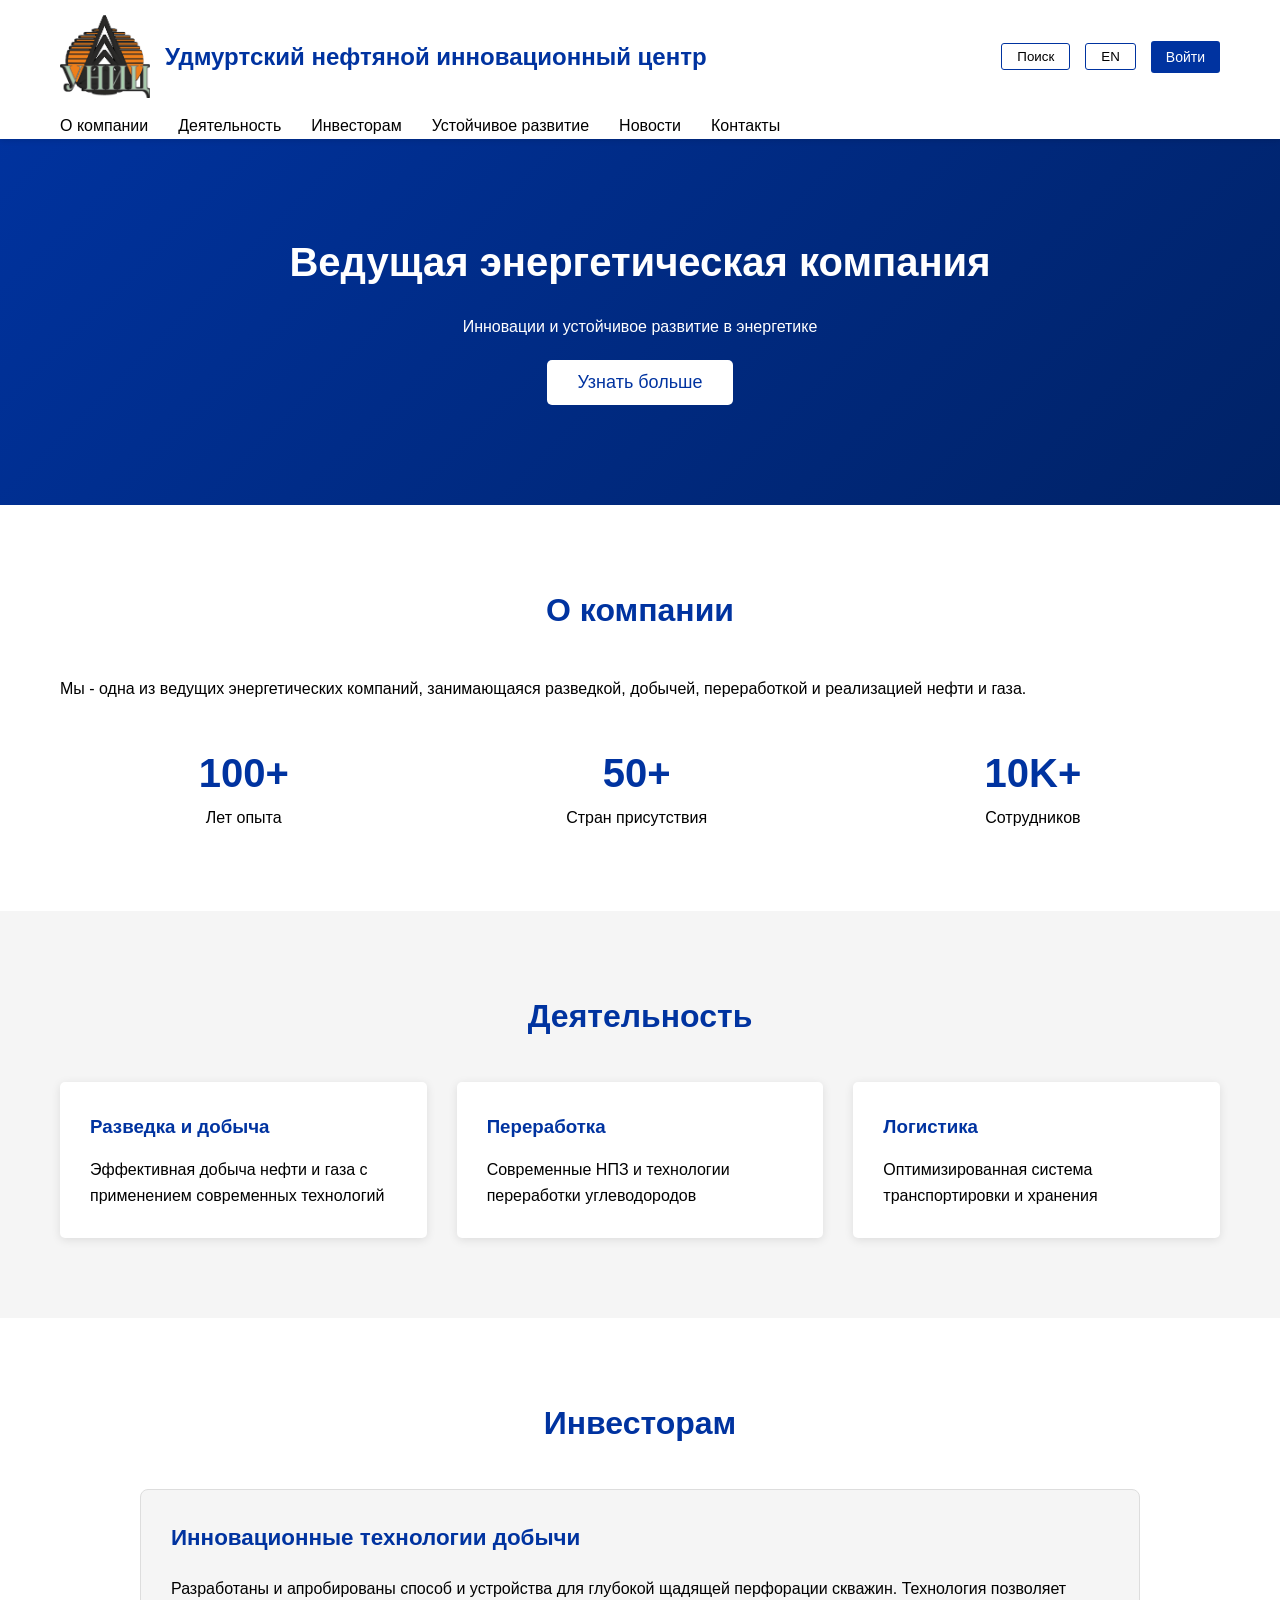
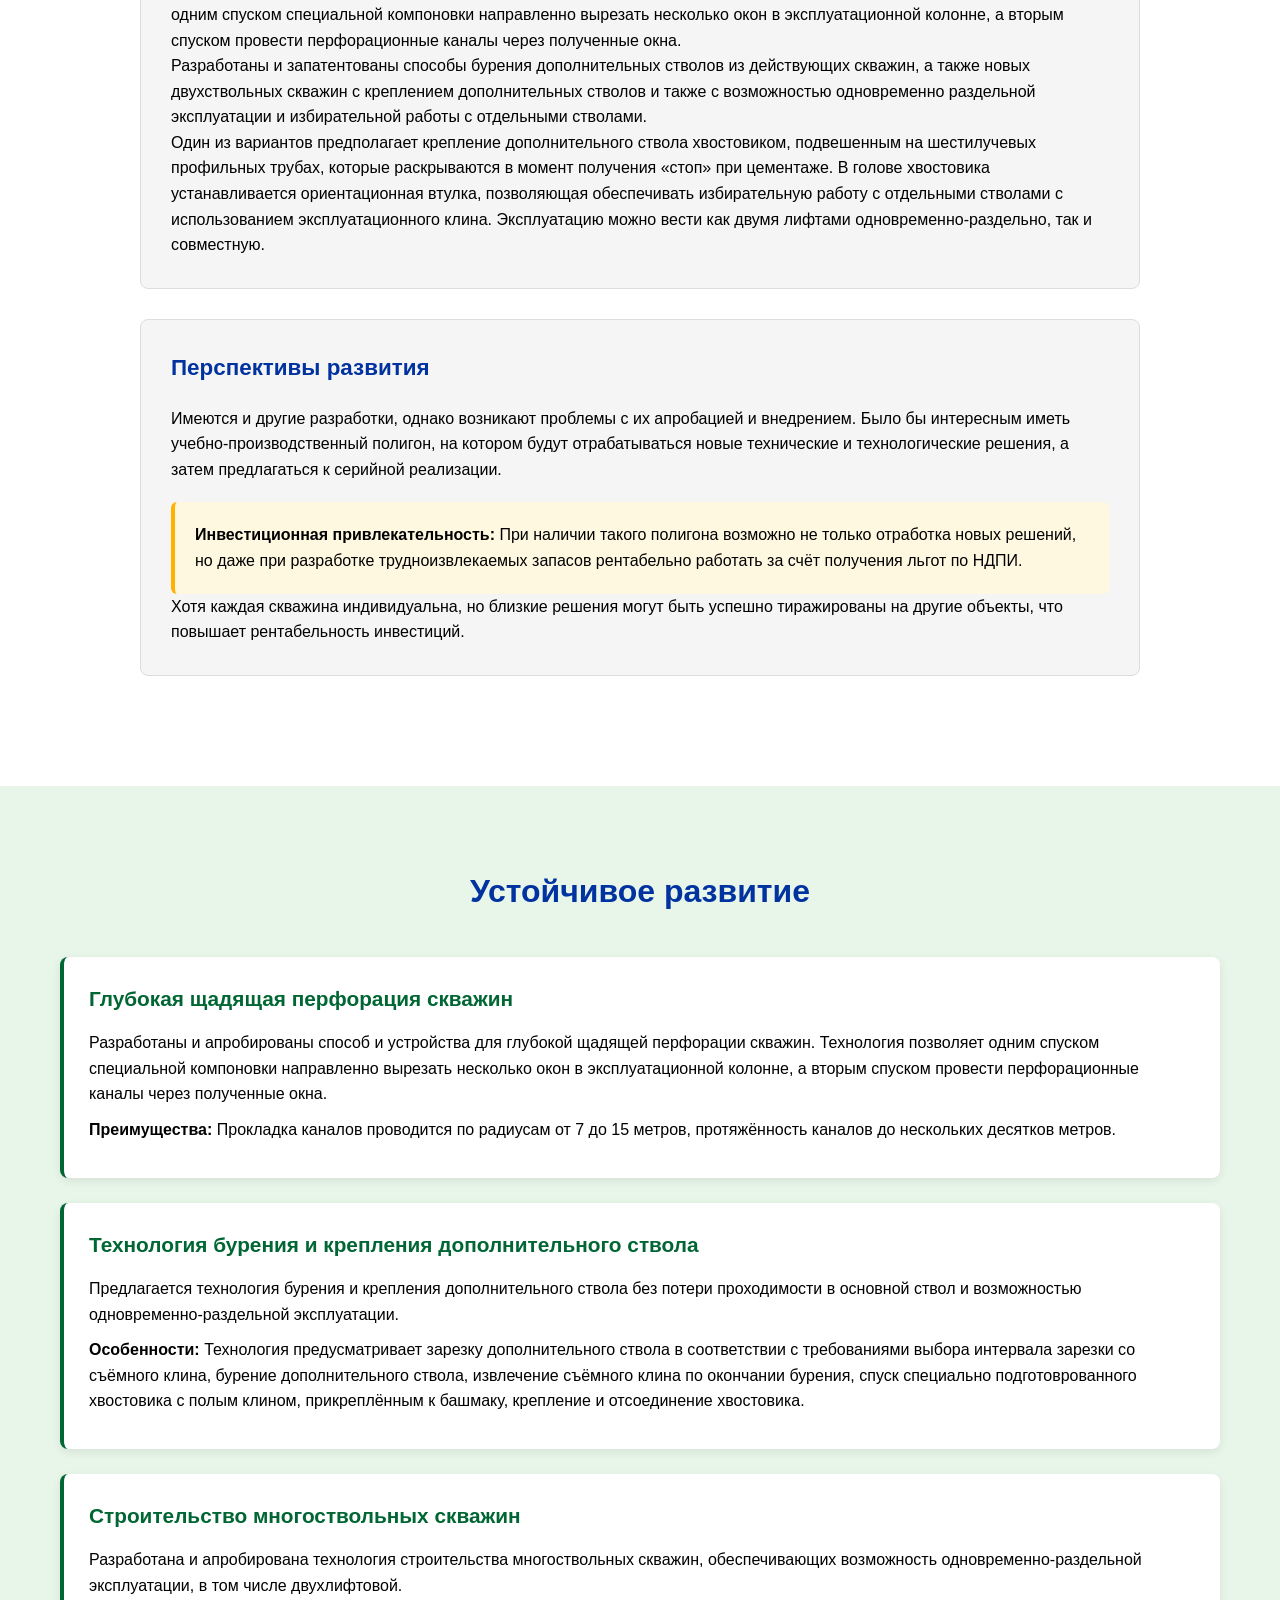
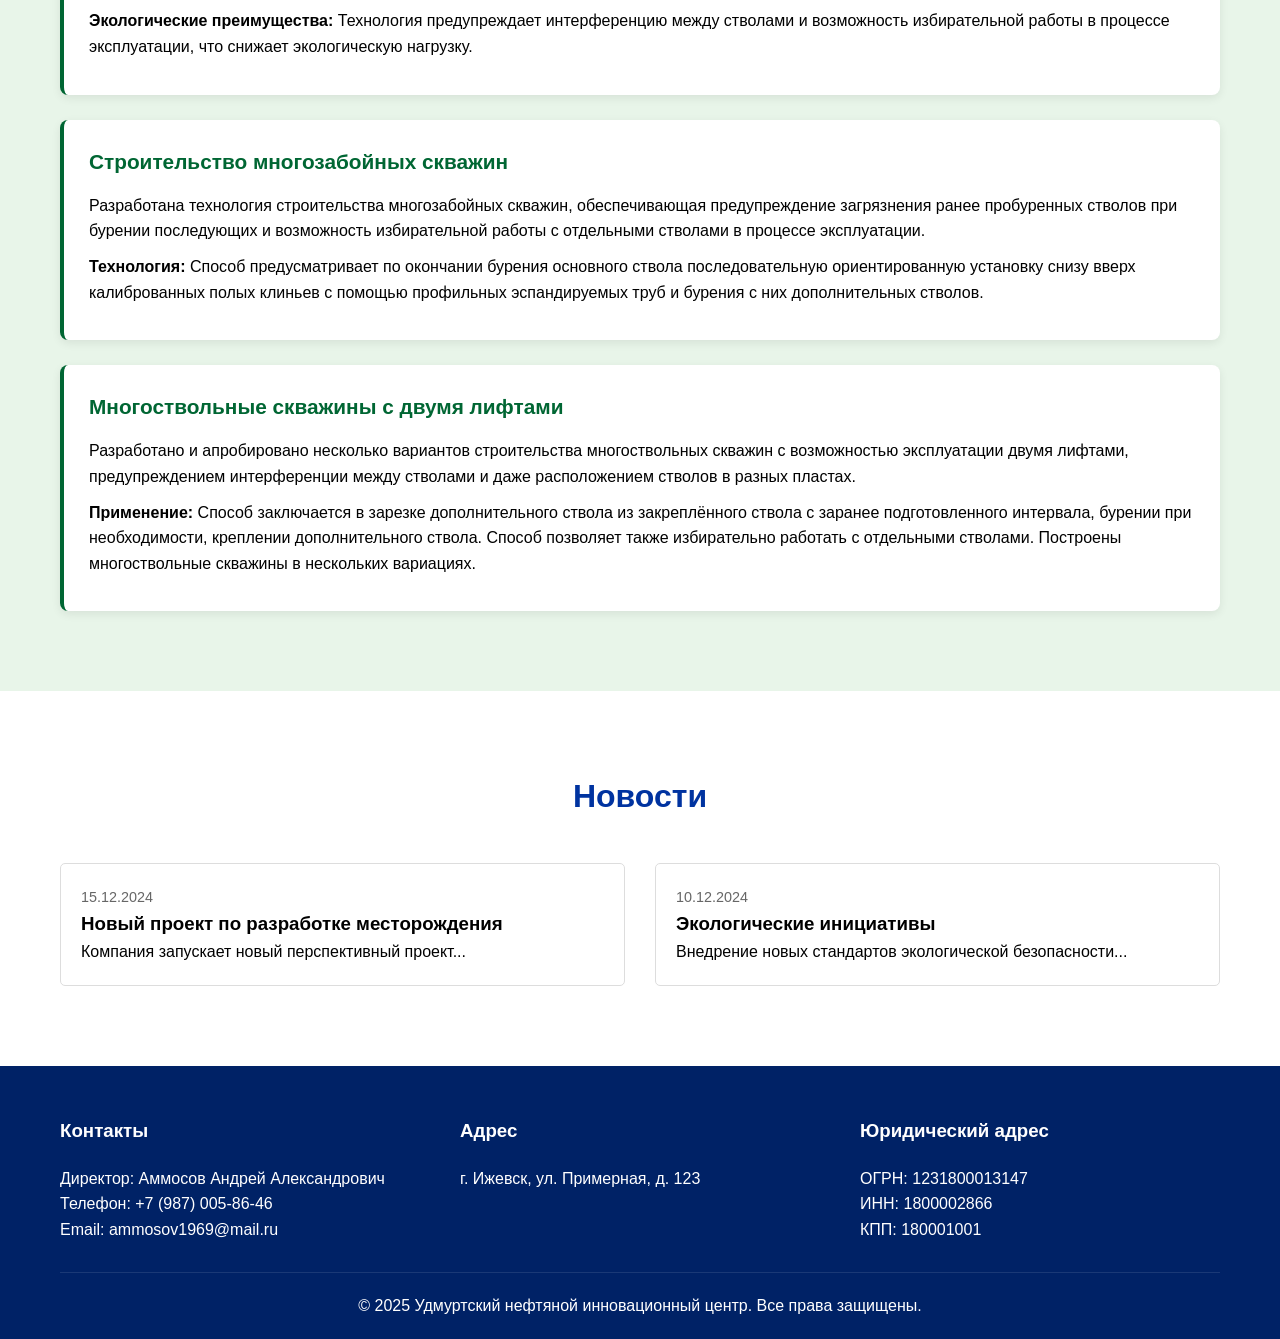
<file: index.html>
<!DOCTYPE html>
<html lang="ru">
<head>
    <meta charset="UTF-8">
    <meta name="viewport" content="width=device-width, initial-scale=1.0">
    <title>УНИЦ</title>
    <link rel="stylesheet" href="./style.css">
</head>
<body>
    <!-- Шапка -->
    <header class="header">
        <div class="container">
            <div class="header-top">
                <div class="logo">
                    <img src="images/ikonYNICZ.png" alt="Логотип УНИЦ" width="90">
                    <h1>Удмуртский нефтяной инновационный центр</h1>
                </div>
                <div class="header-actions">
                    <button class="search-btn">Поиск</button>
                    <button class="lang-switcher">EN</button>
                    <!-- Кнопка входа -->
                    <a href="login.html" class="login-btn">Войти</a>
                    <button class="menu-toggle" onclick="toggleMenu()">☰</button>
                </div>
            </div>
            <nav class="nav" id="mainNav">
                <ul class="nav-list">
                    <li><a href="#about">О компании</a></li>
                    <li><a href="#activities">Деятельность</a></li>
                    <li><a href="#investors">Инвесторам</a></li>
                    <li><a href="#sustainability">Устойчивое развитие</a></li>
                    <li><a href="#news">Новости</a></li>
                    <li><a href="#contacts">Контакты</a></li>
                </ul>
            </nav>
        </div>
    </header>

    <!-- Главный баннер -->
    <section class="hero">
        <div class="container">
            <h2>Ведущая энергетическая компания</h2>
            <p>Инновации и устойчивое развитие в энергетике</p>
            <button class="cta-button" onclick="scrollToSection('about')">Узнать больше</button>
        </div>
    </section>

    <!-- О компании -->
    <section id="about" class="about section">
        <div class="container">
            <h2>О компании</h2>
            <div class="about-content">
                <p>Мы - одна из ведущих энергетических компаний, занимающаяся разведкой, добычей, переработкой и реализацией нефти и газа.</p>
                <div class="stats">
                    <div class="stat-item">
                        <h3>100+</h3>
                        <p>Лет опыта</p>
                    </div>
                    <div class="stat-item">
                        <h3>50+</h3>
                        <p>Стран присутствия</p>
                    </div>
                    <div class="stat-item">
                        <h3>10K+</h3>
                        <p>Сотрудников</p>
                    </div>
                </div>
            </div>
        </div>
    </section>

    <!-- Деятельность -->
    <section id="activities" class="activities section">
        <div class="container">
            <h2>Деятельность</h2>
            <div class="activities-grid">
                <div class="activity-card">
                    <h3>Разведка и добыча</h3>
                    <p>Эффективная добыча нефти и газа с применением современных технологий</p>
                </div>
                <div class="activity-card">
                    <h3>Переработка</h3>
                    <p>Современные НПЗ и технологии переработки углеводородов</p>
                </div>
                <div class="activity-card">
                    <h3>Логистика</h3>
                    <p>Оптимизированная система транспортировки и хранения</p>
                </div>
            </div>
        </div>
    </section>

    <!-- Инвесторам -->
    <section id="investors" class="investors section">
        <div class="container">
            <h2>Инвесторам</h2>
            <div class="investors-content">
                <div class="investors-block">
                    <h3>Инновационные технологии добычи</h3>
                    <p>Разработаны и апробированы способ и устройства для глубокой щадящей перфорации скважин. Технология позволяет одним спуском специальной компоновки направленно вырезать несколько окон в эксплуатационной колонне, а вторым спуском провести перфорационные каналы через полученные окна.</p>
                    
                    <p>Разработаны и запатентованы способы бурения дополнительных стволов из действующих скважин, а также новых двухствольных скважин с креплением дополнительных стволов и также с возможностью одновременно раздельной эксплуатации и избирательной работы с отдельными стволами.</p>
                    
                    <p>Один из вариантов предполагает крепление дополнительного ствола хвостовиком, подвешенным на шестилучевых профильных трубах, которые раскрываются в момент получения «стоп» при цементаже. В голове хвостовика устанавливается ориентационная втулка, позволяющая обеспечивать избирательную работу с отдельными стволами с использованием эксплуатационного клина. Эксплуатацию можно вести как двумя лифтами одновременно-раздельно, так и совместную.</p>
                </div>
                
                <div class="investors-block">
                    <h3>Перспективы развития</h3>
                    <p>Имеются и другие разработки, однако возникают проблемы с их апробацией и внедрением. Было бы интересным иметь учебно-производственный полигон, на котором будут отрабатываться новые технические и технологические решения, а затем предлагаться к серийной реализации.</p>
                    
                    <div class="highlight">
                        <p><strong>Инвестиционная привлекательность:</strong> При наличии такого полигона возможно не только отработка новых решений, но даже при разработке трудноизвлекаемых запасов рентабельно работать за счёт получения льгот по НДПИ.</p>
                    </div>
                    
                    <p>Хотя каждая скважина индивидуальна, но близкие решения могут быть успешно тиражированы на другие объекты, что повышает рентабельность инвестиций.</p>
                </div>
            </div>
        </div>
    </section>

    <!-- Устойчивое развитие -->
    <section id="sustainability" class="sustainability section">
        <div class="container">
            <h2>Устойчивое развитие</h2>
            <div class="technology-list">
                <div class="technology-item">
                    <h3>Глубокая щадящая перфорация скважин</h3>
                    <p>Разработаны и апробированы способ и устройства для глубокой щадящей перфорации скважин. Технология позволяет одним спуском специальной компоновки направленно вырезать несколько окон в эксплуатационной колонне, а вторым спуском провести перфорационные каналы через полученные окна.</p>
                    <p><strong>Преимущества:</strong> Прокладка каналов проводится по радиусам от 7 до 15 метров, протяжённость каналов до нескольких десятков метров.</p>
                </div>
                
                <div class="technology-item">
                    <h3>Технология бурения и крепления дополнительного ствола</h3>
                    <p>Предлагается технология бурения и крепления дополнительного ствола без потери проходимости в основной ствол и возможностью одновременно-раздельной эксплуатации.</p>
                    <p><strong>Особенности:</strong> Технология предусматривает зарезку дополнительного ствола в соответствии с требованиями выбора интервала зарезки со съёмного клина, бурение дополнительного ствола, извлечение съёмного клина по окончании бурения, спуск специально подготоврованного хвостовика с полым клином, прикреплённым к башмаку, крепление и отсоединение хвостовика.</p>
                </div>
                
                <div class="technology-item">
                    <h3>Строительство многоствольных скважин</h3>
                    <p>Разработана и апробирована технология строительства многоствольных скважин, обеспечивающих возможность одновременно-раздельной эксплуатации, в том числе двухлифтовой.</p>
                    <p><strong>Экологические преимущества:</strong> Технология предупреждает интерференцию между стволами и возможность избирательной работы в процессе эксплуатации, что снижает экологическую нагрузку.</p>
                </div>
                
                <div class="technology-item">
                    <h3>Строительство многозабойных скважин</h3>
                    <p>Разработана технология строительства многозабойных скважин, обеспечивающая предупреждение загрязнения ранее пробуренных стволов при бурении последующих и возможность избирательной работы с отдельными стволами в процессе эксплуатации.</p>
                    <p><strong>Технология:</strong> Способ предусматривает по окончании бурения основного ствола последовательную ориентированную установку снизу вверх калиброванных полых клиньев с помощью профильных эспандируемых труб и бурения с них дополнительных стволов.</p>
                </div>
                
                <div class="technology-item">
                    <h3>Многоствольные скважины с двумя лифтами</h3>
                    <p>Разработано и апробировано несколько вариантов строительства многоствольных скважин с возможностью эксплуатации двумя лифтами, предупреждением интерференции между стволами и даже расположением стволов в разных пластах.</p>
                    <p><strong>Применение:</strong> Способ заключается в зарезке дополнительного ствола из закреплённого ствола с заранее подготовленного интервала, бурении при необходимости, креплении дополнительного ствола. Способ позволяет также избирательно работать с отдельными стволами. Построены многоствольные скважины в нескольких вариациях.</p>
                </div>
            </div>
        </div>
    </section>

    <!-- Новости -->
    <section id="news" class="news section">
        <div class="container">
            <h2>Новости</h2>
            <div class="news-grid">
                <div class="news-card">
                    <div class="news-content">
                        <span class="news-date">15.12.2024</span>
                        <h3>Новый проект по разработке месторождения</h3>
                        <p>Компания запускает новый перспективный проект...</p>
                    </div>
                </div>
                <div class="news-card">
                    <div class="news-content">
                        <span class="news-date">10.12.2024</span>
                        <h3>Экологические инициативы</h3>
                        <p>Внедрение новых стандартов экологической безопасности...</p>
                    </div>
                </div>
            </div>
        </div>
    </section>

    <!-- Футер -->
    <footer id="contacts" class="footer">
        <div class="container">
            <div class="footer-content">
                <div class="footer-section">
                    <h3>Контакты</h3>
                    <p>Директор: Аммосов Андрей Александрович</p>
                    <p>Телефон: +7 (987) 005-86-46</p>
                    <p>Email: ammosov1969@mail.ru</p>
                </div>
                <div class="footer-section">
                    <h3>Адрес</h3>
                    <p>г. Ижевск, ул. Примерная, д. 123</p>
                </div>
                <div class="footer-section">
                    <h3>Юридический адрес</h3>
                    <p>ОГРН: 1231800013147</p>
                    <p>ИНН: 1800002866</p>
                    <p>КПП: 180001001</p>
                </div>
            </div>
            <div class="footer-bottom">
                <p>&copy; 2025 Удмуртский нефтяной инновационный центр. Все права защищены.</p>
            </div>
        </div>
    </footer>

    <script>
        // Функция для переключения меню на мобильных устройствах
        function toggleMenu() {
            const nav = document.getElementById('mainNav');
            nav.classList.toggle('nav-open');
        }

        // Плавная прокрутка к секциям
        function scrollToSection(sectionId) {
            document.getElementById(sectionId).scrollIntoView({
                behavior: 'smooth'
            });
        }

        // Добавляем плавную прокрутку для всех ссылок навигации
        document.querySelectorAll('a[href^="#"]').forEach(anchor => {
            anchor.addEventListener('click', function (e) {
                e.preventDefault();
                const targetId = this.getAttribute('href').substring(1);
                scrollToSection(targetId);
                
                // Закрываем меню на мобильных после клика
                if (window.innerWidth <= 768) {
                    toggleMenu();
                }
            });
        });
    </script>
</body>
</html>
</file>
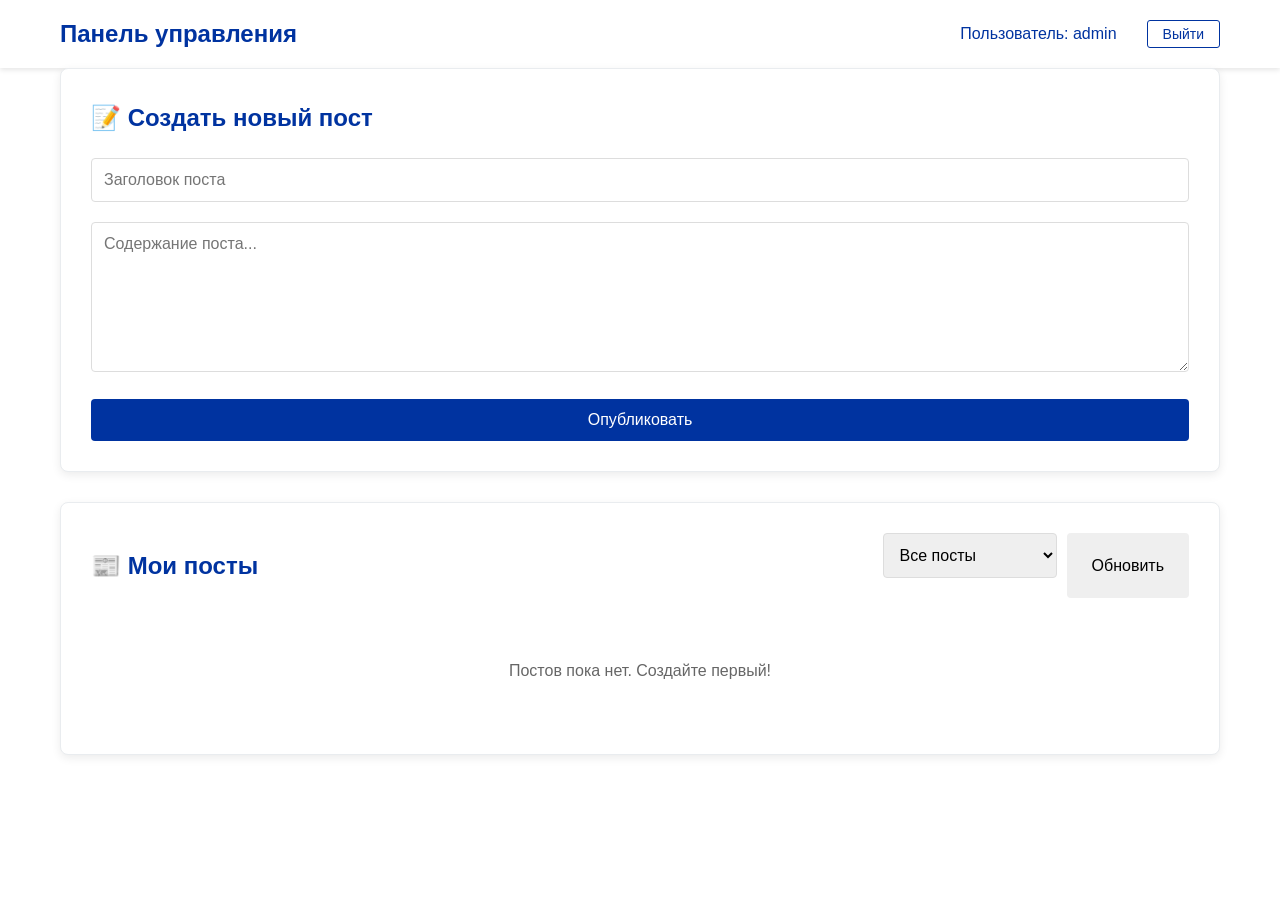
<file: dashboard.html>
<!DOCTYPE html>
<html lang="ru">
<head>
    <meta charset="UTF-8">
    <meta name="viewport" content="width=device-width, initial-scale=1.0">
    <title>УНИЦ | Панель управления</title>
    <link rel="stylesheet" href="style.css">
    <style>
        .header { position: static; }
        .user-info { 
            margin-right: 15px; 
            color: #0033a0; 
            font-weight: 500;
        }
    </style>
</head>
<body>
    <header class="header">
        <div class="container">
            <div class="header-top">
                <div class="logo">
                    <h1>Панель управления</h1>
                </div>
                <div class="header-actions">
                    <span class="user-info">Пользователь: admin</span>
                    <button onclick="logout()" class="login-btn" style="background: white; color: #0033a0; border: 1px solid #0033a0;">
                        Выйти
                    </button>
                </div>
            </div>
        </div>
    </header>

    <main class="container">
        <!-- Форма создания поста -->
        <div class="card">
            <h2 style="color: #0033a0; margin-bottom: 20px;">📝 Создать новый пост</h2>
            <form id="createPostForm">
                <input type="text" id="postTitle" placeholder="Заголовок поста" required>
                <textarea id="postContent" rows="5" placeholder="Содержание поста..." required></textarea>
                <button type="submit" class="btn btn-primary">Опубликовать</button>
            </form>
        </div>

        <!-- Список постов -->
        <div class="card">
            <div class="section-header">
                <h2 style="color: #0033a0; margin: 0;">📰 Мои посты</h2>
                <div style="display: flex; gap: 10px;">
                    <select id="filterPosts">
                        <option value="all">Все посты</option>
                        <option value="draft">Черновики</option>
                        <option value="published">Опубликованные</option>
                    </select>
                    <button onclick="loadPosts()" class="btn">Обновить</button>
                </div>
            </div>
            
            <div id="postsList">
                <p style="text-align: center; color: #666; padding: 40px;">
                    Постов пока нет. Создайте первый!
                </p>
            </div>
        </div>
    </main>

    <!-- Модалка редактирования -->
    <div id="editModal" class="modal">
        <div class="modal-content">
            <h2 style="color: #0033a0; margin-bottom: 20px;">✏️ Редактировать пост</h2>
            <form id="editPostForm">
                <input type="hidden" id="editPostId">
                <input type="text" id="editPostTitle" required style="margin-bottom: 15px;">
                <textarea id="editPostContent" rows="6" required style="margin-bottom: 20px;"></textarea>
                <div class="modal-actions">
                    <button type="button" class="btn" onclick="closeModal()">Отмена</button>
                    <button type="submit" class="btn btn-success">Сохранить</button>
                </div>
            </form>
        </div>
    </div>

    <script src="posts.js"></script>
</body>
</html>
</file>
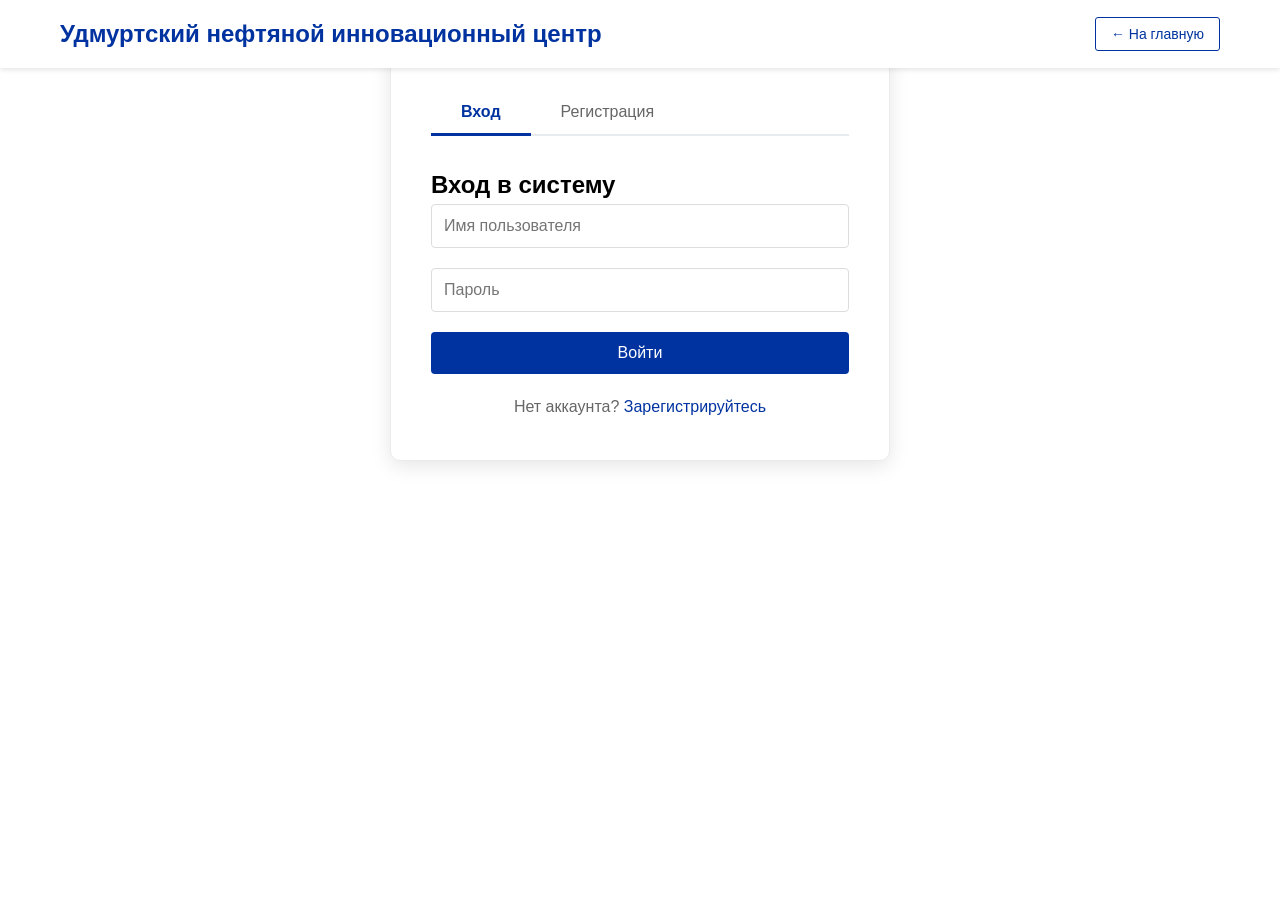
<file: login.html>
<!DOCTYPE html>
<html lang="ru">
<head>
    <meta charset="UTF-8">
    <meta name="viewport" content="width=device-width, initial-scale=1.0">
    <title>УНИЦ | Вход</title>
    <link rel="stylesheet" href="style.css">
</head>
<body>
    <header class="header">
        <div class="container">
            <div class="header-top">
                <div class="logo">
                    <h1>Удмуртский нефтяной инновационный центр</h1>
                </div>
                <a href="index.html" class="login-btn" style="background: white; color: #0033a0; border: 1px solid #0033a0;">
                    ← На главную
                </a>
            </div>
        </div>
    </header>

    <main class="container">
        <div class="auth-card">
            <!-- Вкладки -->
            <div class="tabs">
                <button class="tab active" onclick="switchTab('login')">Вход</button>
                <button class="tab" onclick="switchTab('register')">Регистрация</button>
            </div>

            <!-- Форма входа -->
            <form id="loginForm" class="auth-form active">
                <h2>Вход в систему</h2>
                <input type="text" placeholder="Имя пользователя" required>
                <input type="password" placeholder="Пароль" required>
                <button type="submit" class="btn btn-primary">Войти</button>
                <p class="auth-link">
                    Нет аккаунта? <a href="#" onclick="switchTab('register')">Зарегистрируйтесь</a>
                </p>
            </form>

            <!-- Форма регистрации -->
            <form id="registerForm" class="auth-form">
                <h2>Регистрация</h2>
                <input type="text" placeholder="Имя пользователя" required>
                <input type="password" placeholder="Пароль" required>
                <select>
                    <option value="user">Пользователь</option>
                    <option value="admin">Администратор</option>
                </select>
                <button type="submit" class="btn btn-success">Создать аккаунт</button>
                <p class="auth-link">
                    Есть аккаунт? <a href="#" onclick="switchTab('login')">Войдите</a>
                </p>
            </form>
        </div>
    </main>

    <script src="auth.js"></script>
</body>
</html>
</file>
<file: style.css>
/* === ОСНОВНЫЕ СТИЛИ ВАШЕГО САЙТА === */
* {
    margin: 0;
    padding: 0;
    box-sizing: border-box;
}

body {
    font-family: 'Arial', sans-serif;
    color: #000000;
    line-height: 1.6;
}

.container {
    max-width: 1200px;
    margin: 0 auto;
    padding: 0 20px;
}

/* Цвета */
:root {
    --primary-blue: #0033a0;
    --dark-blue: #002266;
    --light-blue: #0055cc;
    --white: #ffffff;
    --black: #000000;
    --gray: #f5f5f5;
    --green: #006633;
    --light-green: #e8f5e9;
}

/* Шапка */
.header {
    background: var(--white);
    box-shadow: 0 2px 5px rgba(0,0,0,0.1);
    position: fixed;
    width: 100%;
    top: 0;
    z-index: 1000;
}

.header-top {
    display: flex;
    justify-content: space-between;
    align-items: center;
    padding: 15px 0;
}

.logo {
    display: flex;
    align-items: center;
    gap: 15px;
}

.logo h1 {
    color: var(--primary-blue);
    font-size: 24px;
    white-space: nowrap;
}

.logo img {
    display: block;
}

.nav-list {
    display: flex;
    list-style: none;
    gap: 30px;
}

.nav-list a {
    text-decoration: none;
    color: var(--black);
    font-weight: 500;
    transition: color 0.3s;
}

.nav-list a:hover {
    color: var(--primary-blue);
}

.header-actions {
    display: flex;
    gap: 15px;
    align-items: center;
}

.search-btn, .lang-switcher, .menu-toggle {
    background: none;
    border: 1px solid var(--primary-blue);
    padding: 5px 15px;
    cursor: pointer;
    border-radius: 3px;
}

/* Кнопка входа */
.login-btn {
    background: var(--primary-blue);
    color: white;
    border: none;
    padding: 5px 15px;
    border-radius: 3px;
    cursor: pointer;
    text-decoration: none;
    font-size: 14px;
    display: inline-block;
}

.menu-toggle {
    display: none;
}

/* Главный баннер */
.hero {
    background: linear-gradient(135deg, var(--primary-blue), var(--dark-blue));
    color: var(--white);
    padding: 150px 0 100px;
    text-align: center;
    margin-top: 80px;
}

.hero h2 {
    font-size: 2.5em;
    margin-bottom: 20px;
}

.cta-button {
    background: var(--white);
    color: var(--primary-blue);
    border: none;
    padding: 12px 30px;
    font-size: 18px;
    border-radius: 5px;
    cursor: pointer;
    margin-top: 20px;
}

/* Секции */
.section {
    padding: 80px 0;
}

.section h2 {
    color: var(--primary-blue);
    margin-bottom: 40px;
    text-align: center;
    font-size: 2em;
}

.about {
    background: var(--white);
}

.stats {
    display: flex;
    justify-content: space-around;
    margin-top: 40px;
}

.stat-item {
    text-align: center;
}

.stat-item h3 {
    color: var(--primary-blue);
    font-size: 2.5em;
}

/* Деятельность */
.activities {
    background: var(--gray);
}

.activities-grid {
    display: grid;
    grid-template-columns: repeat(auto-fit, minmax(300px, 1fr));
    gap: 30px;
}

.activity-card {
    background: var(--white);
    padding: 30px;
    border-radius: 5px;
    box-shadow: 0 2px 10px rgba(0,0,0,0.1);
}

.activity-card h3 {
    color: var(--primary-blue);
    margin-bottom: 15px;
}

/* Устойчивое развитие */
.sustainability {
    background: var(--light-green);
}

.technology-list {
    display: flex;
    flex-direction: column;
    gap: 25px;
}

.technology-item {
    background: var(--white);
    padding: 25px;
    border-radius: 8px;
    box-shadow: 0 3px 10px rgba(0,0,0,0.08);
    border-left: 4px solid var(--green);
}

.technology-item h3 {
    color: var(--green);
    margin-bottom: 15px;
    font-size: 1.3em;
}

.technology-item p {
    margin-bottom: 10px;
}

/* Инвесторам */
.investors {
    background: var(--white);
}

.investors-content {
    max-width: 1000px;
    margin: 0 auto;
}

.investors-block {
    background: var(--gray);
    padding: 30px;
    border-radius: 8px;
    margin-bottom: 30px;
    border: 1px solid #ddd;
}

.investors-block h3 {
    color: var(--primary-blue);
    margin-bottom: 20px;
    font-size: 1.4em;
}

.highlight {
    background: #fff8e1;
    padding: 20px;
    border-radius: 6px;
    border-left: 4px solid #ffb300;
    margin-top: 20px;
}

/* Новости */
.news-grid {
    display: grid;
    grid-template-columns: repeat(auto-fit, minmax(300px, 1fr));
    gap: 30px;
}

.news-card {
    border: 1px solid #ddd;
    border-radius: 5px;
    overflow: hidden;
}

.news-content {
    padding: 20px;
}

.news-date {
    color: #666;
    font-size: 0.9em;
}

/* Футер */
.footer {
    background: var(--dark-blue);
    color: var(--white);
    padding: 50px 0 20px;
}

.footer-content {
    display: grid;
    grid-template-columns: repeat(auto-fit, minmax(250px, 1fr));
    gap: 40px;
    margin-bottom: 30px;
}

.footer-section h3 {
    margin-bottom: 20px;
}

.footer-bottom {
    text-align: center;
    padding-top: 20px;
    border-top: 1px solid rgba(255,255,255,0.1);
}

/* Адаптивность */
@media (max-width: 768px) {
    .menu-toggle {
        display: block;
    }

    .nav {
        display: none;
    }

    .nav-open {
        display: block;
    }

    .nav-list {
        flex-direction: column;
        gap: 10px;
    }

    .stats {
        flex-direction: column;
        gap: 20px;
    }

    .hero h2 {
        font-size: 2em;
    }

    .logo h1 {
        font-size: 18px;
    }

    .logo img {
        width: 70px;
    }

    .technology-item {
        padding: 20px;
    }

    .investors-block {
        padding: 20px;
    }
    
    .header-actions {
        gap: 10px;
    }
    
    .login-btn {
        padding: 5px 10px;
        font-size: 13px;
    }
}

@media (max-width: 480px) {
    .logo h1 {
        font-size: 16px;
    }

    .logo img {
        width: 60px;
    }
}

/* === СТИЛИ ДЛЯ ФОРМ (бывший styles-forms.css) === */

/* Карточки для форм */
.card, .auth-card {
    background: white;
    padding: 30px;
    border-radius: 8px;
    margin-bottom: 30px;
    box-shadow: 0 3px 10px rgba(0,0,0,0.08);
    border: 1px solid #e9ecef;
}

.auth-card {
    padding: 40px;
    border-radius: 10px;
    box-shadow: 0 5px 20px rgba(0,0,0,0.1);
    margin-top: 50px;
    max-width: 500px;
    margin-left: auto;
    margin-right: auto;
}

/* Формы */
input, textarea, select {
    width: 100%;
    padding: 12px;
    margin-bottom: 20px;
    border: 1px solid #ddd;
    border-radius: 4px;
    font-size: 16px;
    font-family: 'Arial', sans-serif;
}

textarea {
    resize: vertical;
    min-height: 150px;
}

/* Кнопки форм */
.btn {
    padding: 12px 25px;
    border: none;
    border-radius: 4px;
    cursor: pointer;
    font-size: 16px;
    font-weight: 500;
    display: inline-block;
    text-decoration: none;
    text-align: center;
}

.btn-primary {
    background: #0033a0;
    color: white;
    width: 100%;
}

.btn-success {
    background: #006633;
    color: white;
    width: 100%;
}

.btn-outline {
    background: white;
    border: 1px solid #0033a0;
    color: #0033a0;
}

/* Вкладки */
.tabs {
    display: flex;
    border-bottom: 2px solid #e9ecef;
    margin-bottom: 30px;
}

.tab {
    padding: 12px 30px;
    background: none;
    border: none;
    cursor: pointer;
    font-size: 16px;
    color: #666;
    border-bottom: 3px solid transparent;
    margin-bottom: -2px;
}

.tab.active {
    color: #0033a0;
    border-bottom-color: #0033a0;
    font-weight: bold;
}

/* Формы авторизации */
.auth-form {
    display: none;
}

.auth-form.active {
    display: block;
}

.auth-link {
    text-align: center;
    margin-top: 20px;
    color: #666;
}

.auth-link a {
    color: #0033a0;
    text-decoration: none;
}

/* Посты в dashboard */
.post {
    border: 1px solid #e9ecef;
    padding: 20px;
    margin-bottom: 20px;
    border-radius: 6px;
    border-left: 4px solid #0033a0;
}

.post-header {
    display: flex;
    justify-content: space-between;
    align-items: flex-start;
    margin-bottom: 15px;
    flex-wrap: wrap;
    gap: 10px;
}

.post-title {
    color: #0033a0;
    margin: 0 0 10px 0;
    font-size: 1.2em;
}

.post-meta {
    color: #666;
    font-size: 14px;
    display: flex;
    gap: 15px;
    align-items: center;
}

.post-status {
    padding: 3px 10px;
    border-radius: 12px;
    font-size: 12px;
    font-weight: bold;
}

.status-draft {
    background: #fff3cd;
    color: #856404;
}

.status-published {
    background: #d4edda;
    color: #155724;
}

.post-actions {
    margin-top: 15px;
    display: flex;
    gap: 10px;
    flex-wrap: wrap;
}

.post-actions button {
    padding: 6px 12px;
    font-size: 14px;
    border-radius: 3px;
    border: 1px solid #ddd;
    background: white;
    cursor: pointer;
}

.post-actions button:hover {
    background: #f5f5f5;
}

/* Модальные окна */
.modal {
    display: none;
    position: fixed;
    top: 0; left: 0;
    width: 100%; height: 100%;
    background: rgba(0,0,0,0.5);
    align-items: center;
    justify-content: center;
    z-index: 2000;
}

.modal-content {
    background: white;
    padding: 40px;
    border-radius: 10px;
    width: 90%;
    max-width: 600px;
    max-height: 90vh;
    overflow-y: auto;
}

.modal-actions {
    display: flex;
    justify-content: flex-end;
    gap: 10px;
    margin-top: 20px;
}

/* Утилиты */
.section-header {
    display: flex;
    justify-content: space-between;
    align-items: center;
    margin-bottom: 20px;
    flex-wrap: wrap;
    gap: 15px;
}

.user-info {
    margin-right: 15px;
    color: #0033a0;
    font-weight: 500;
}

.empty-state {
    text-align: center;
    color: #666;
    padding: 40px;
    background: #f8f9fa;
    border-radius: 6px;
}
</file>
